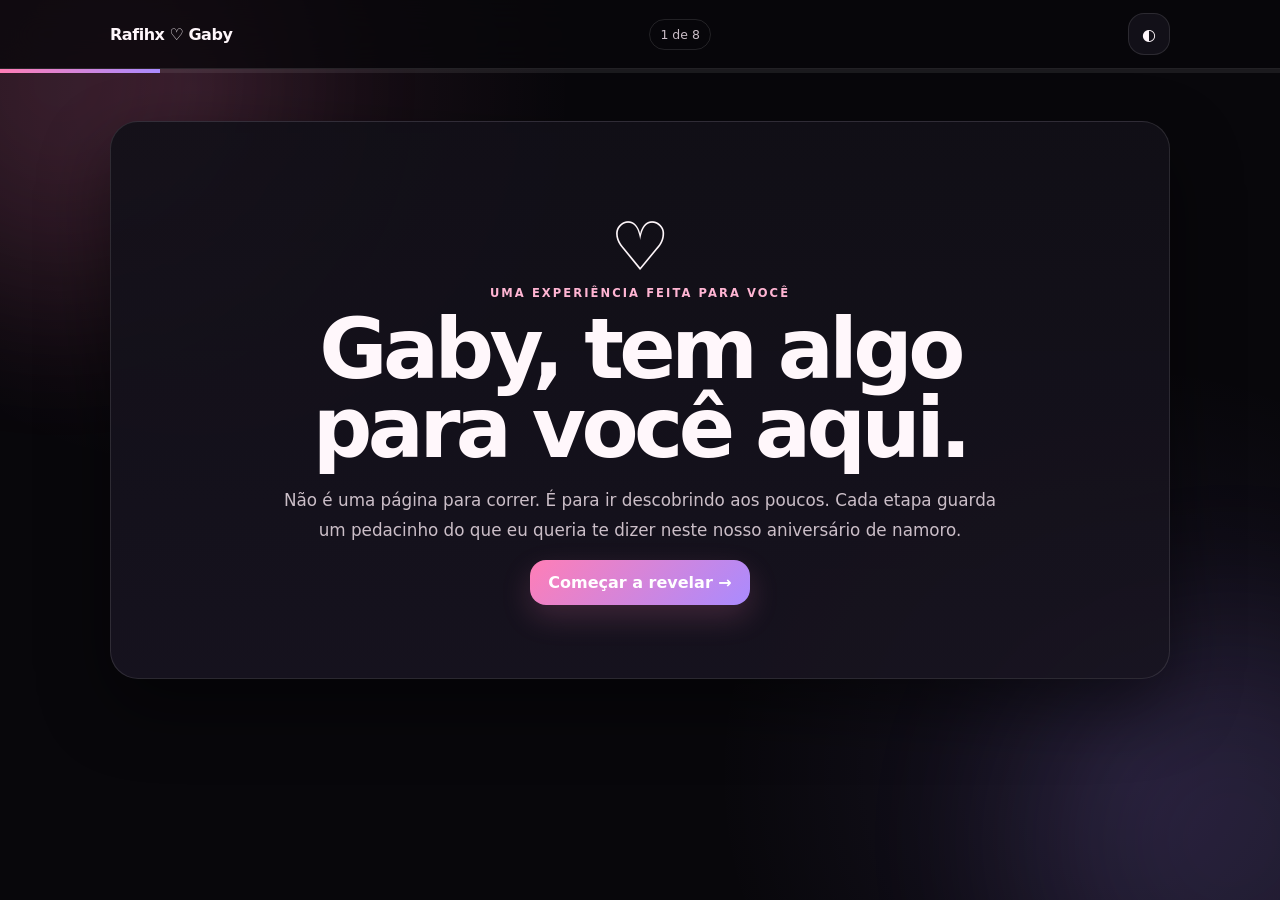
<file: index.html>
<!doctype html><html lang="pt-BR"><head><meta charset="utf-8"><meta name="viewport" content="width=device-width,initial-scale=1"><meta name="theme-color" content="#08070b"><title>Rafihx ♡ Gaby — Início</title><link rel="stylesheet" href="style.css"></head><body data-page="1"><div class="bg-orb o1"></div><div class="bg-orb o2"></div><div id="heartLayer"></div><header class="topbar"><div class="topin"><a class="brand" href="index.html">Rafihx ♡ Gaby</a><span class="step">1 de 8</span><button class="iconbtn" id="themeBtn" title="Mudar tema">◐</button></div></header><div class="progress" style="--p:12.5%"><i></i></div>
<main class="shell"><section class="heroCard card center reveal"><div><div class="bigheart">♡</div><div class="eyebrow">uma experiência feita para você</div><h1 class="title">Gaby, tem algo<br>para você aqui.</h1><p class="lead" style="margin-inline:auto">Não é uma página para correr. É para ir descobrindo aos poucos. Cada etapa guarda um pedacinho do que eu queria te dizer neste nosso aniversário de namoro.</p><div style="margin-top:28px"><a class="btn primary" data-next="2" href="tempo.html">Começar a revelar →</a></div></div></section></main>
<div class="toast" id="toast"></div><script src="app.js"></script></body></html>
</file>
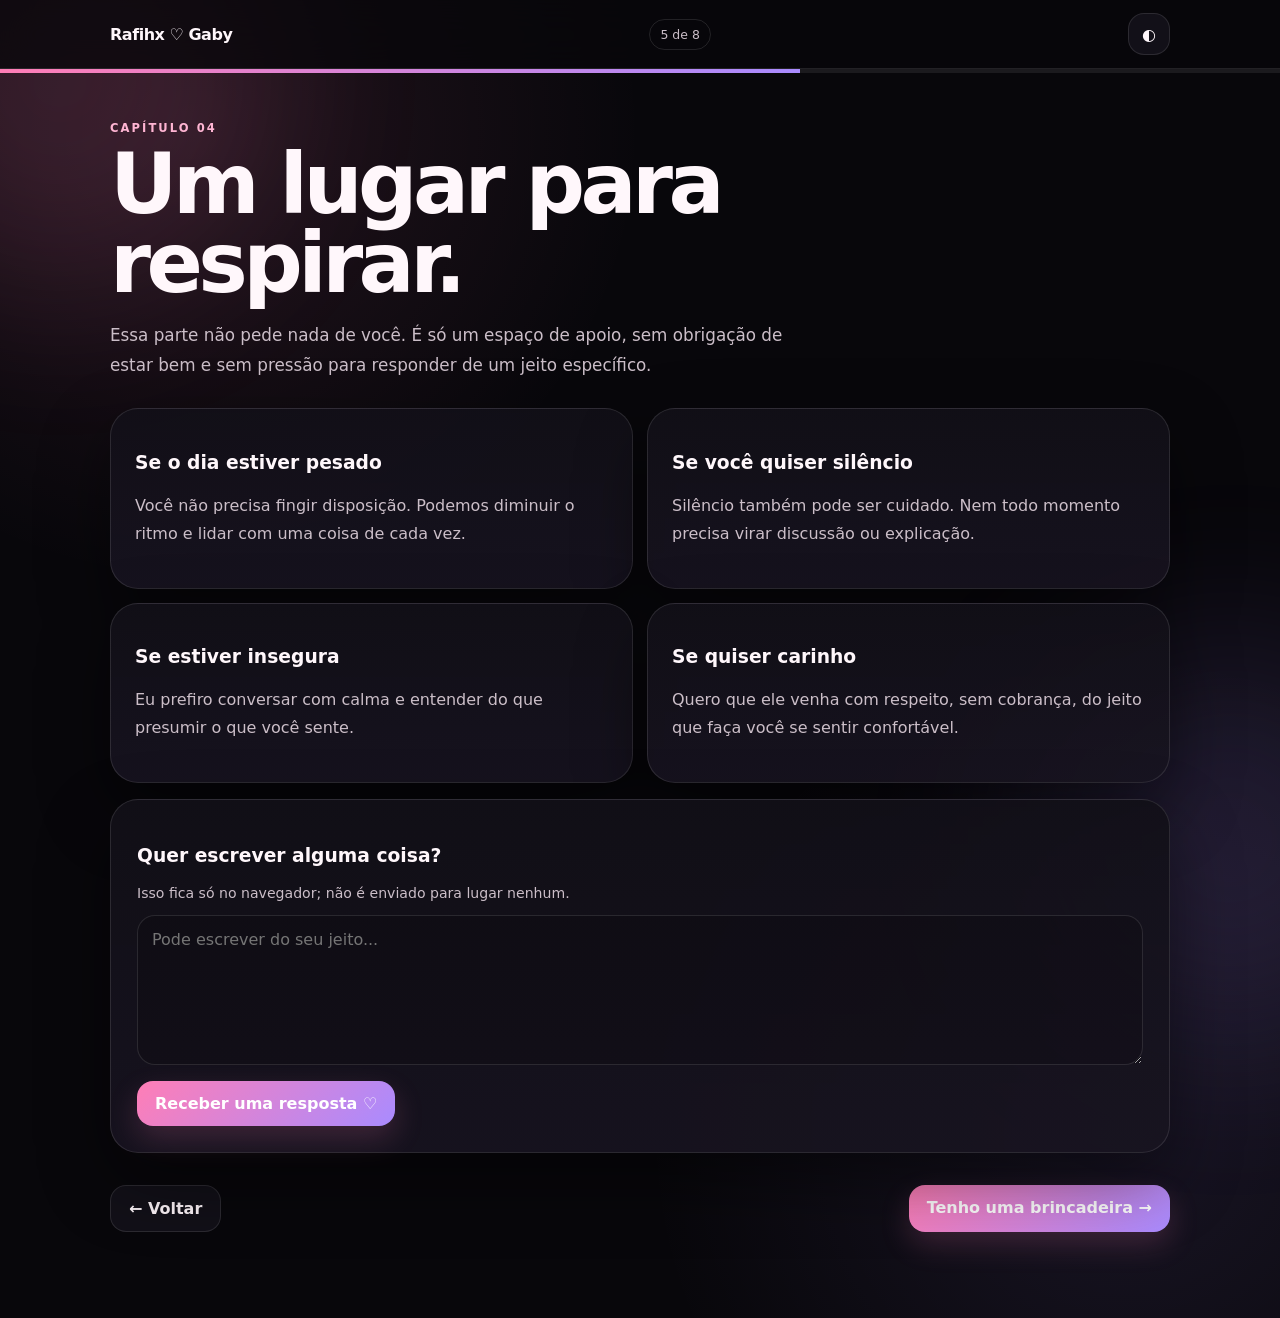
<file: apoio.html>
<!doctype html><html lang="pt-BR"><head><meta charset="utf-8"><meta name="viewport" content="width=device-width,initial-scale=1"><meta name="theme-color" content="#08070b"><title>Apoio — Rafihx ♡ Gaby</title><link rel="stylesheet" href="style.css"></head><body data-page="5"><div class="bg-orb o1"></div><div class="bg-orb o2"></div><div id="heartLayer"></div><header class="topbar"><div class="topin"><a class="brand" href="index.html">Rafihx ♡ Gaby</a><span class="step">5 de 8</span><button class="iconbtn" id="themeBtn" title="Mudar tema">◐</button></div></header><div class="progress" style="--p:62.5%"><i></i></div>
<main class="shell"><div class="pagehead reveal"><div class="eyebrow">capítulo 04</div><h1 class="title">Um lugar para respirar.</h1><p class="lead">Essa parte não pede nada de você. É só um espaço de apoio, sem obrigação de estar bem e sem pressão para responder de um jeito específico.</p></div><section class="supportgrid reveal"><div class="support card"><h3>Se o dia estiver pesado</h3><p>Você não precisa fingir disposição. Podemos diminuir o ritmo e lidar com uma coisa de cada vez.</p></div><div class="support card"><h3>Se você quiser silêncio</h3><p>Silêncio também pode ser cuidado. Nem todo momento precisa virar discussão ou explicação.</p></div><div class="support card"><h3>Se estiver insegura</h3><p>Eu prefiro conversar com calma e entender do que presumir o que você sente.</p></div><div class="support card"><h3>Se quiser carinho</h3><p>Quero que ele venha com respeito, sem cobrança, do jeito que faça você se sentir confortável.</p></div></section><section class="journal card reveal" style="margin-top:16px"><h3>Quer escrever alguma coisa?</h3><p class="hint">Isso fica só no navegador; não é enviado para lugar nenhum.</p><textarea id="journal" placeholder="Pode escrever do seu jeito..."></textarea><button class="btn primary" id="replyBtn" style="margin-top:12px">Receber uma resposta ♡</button><div class="reply" id="reply"></div></section><div class="navrow"><a class="btn" href="segredos.html">← Voltar</a><a class="btn primary" data-next="6" href="jogo.html">Tenho uma brincadeira →</a></div></main>
<div class="toast" id="toast"></div><script src="app.js"></script></body></html>
</file>
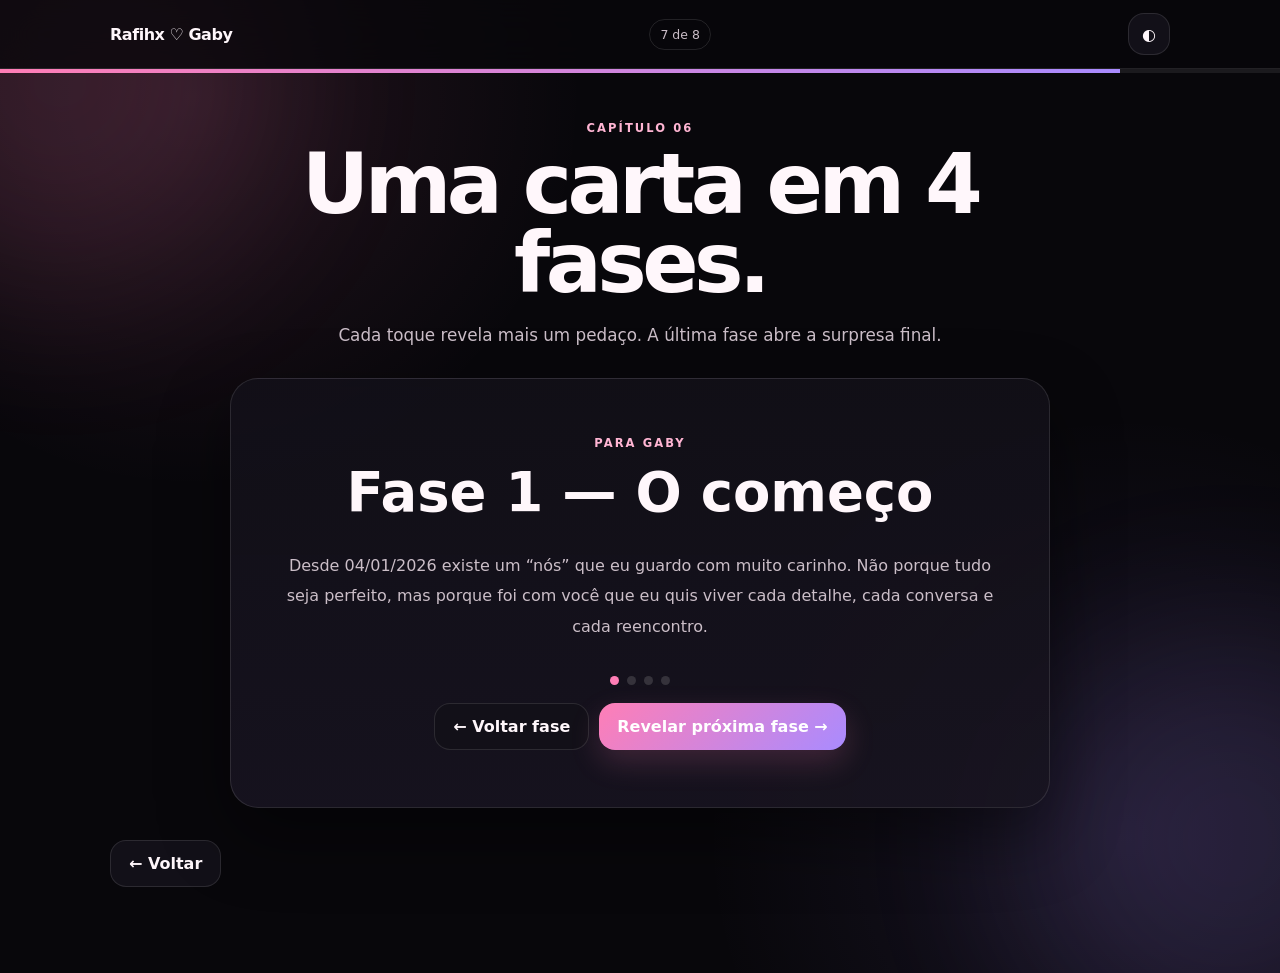
<file: carta.html>
<!doctype html><html lang="pt-BR"><head><meta charset="utf-8"><meta name="viewport" content="width=device-width,initial-scale=1"><meta name="theme-color" content="#08070b"><title>Carta — Rafihx ♡ Gaby</title><link rel="stylesheet" href="style.css"></head><body data-page="7"><div class="bg-orb o1"></div><div class="bg-orb o2"></div><div id="heartLayer"></div><header class="topbar"><div class="topin"><a class="brand" href="index.html">Rafihx ♡ Gaby</a><span class="step">7 de 8</span><button class="iconbtn" id="themeBtn" title="Mudar tema">◐</button></div></header><div class="progress" style="--p:87.5%"><i></i></div>
<main class="shell"><div class="pagehead center reveal" style="margin-inline:auto"><div class="eyebrow">capítulo 06</div><h1 class="title">Uma carta em 4 fases.</h1><p class="lead" style="margin-inline:auto">Cada toque revela mais um pedaço. A última fase abre a surpresa final.</p></div><div class="letterwrap reveal"><section class="letter card center"><div class="eyebrow">para Gaby</div><h2 id="letterTitle"></h2><p id="letterText"></p><div class="dots"><i></i><i></i><i></i><i></i></div><div style="display:flex;justify-content:center;gap:10px;flex-wrap:wrap"><button class="btn" id="prevPhase">← Voltar fase</button><button class="btn primary" id="nextPhase">Revelar próxima fase →</button></div></section></div><div class="navrow"><a class="btn" href="jogo.html">← Voltar</a></div></main>
<div class="toast" id="toast"></div><script src="app.js"></script></body></html>
</file>
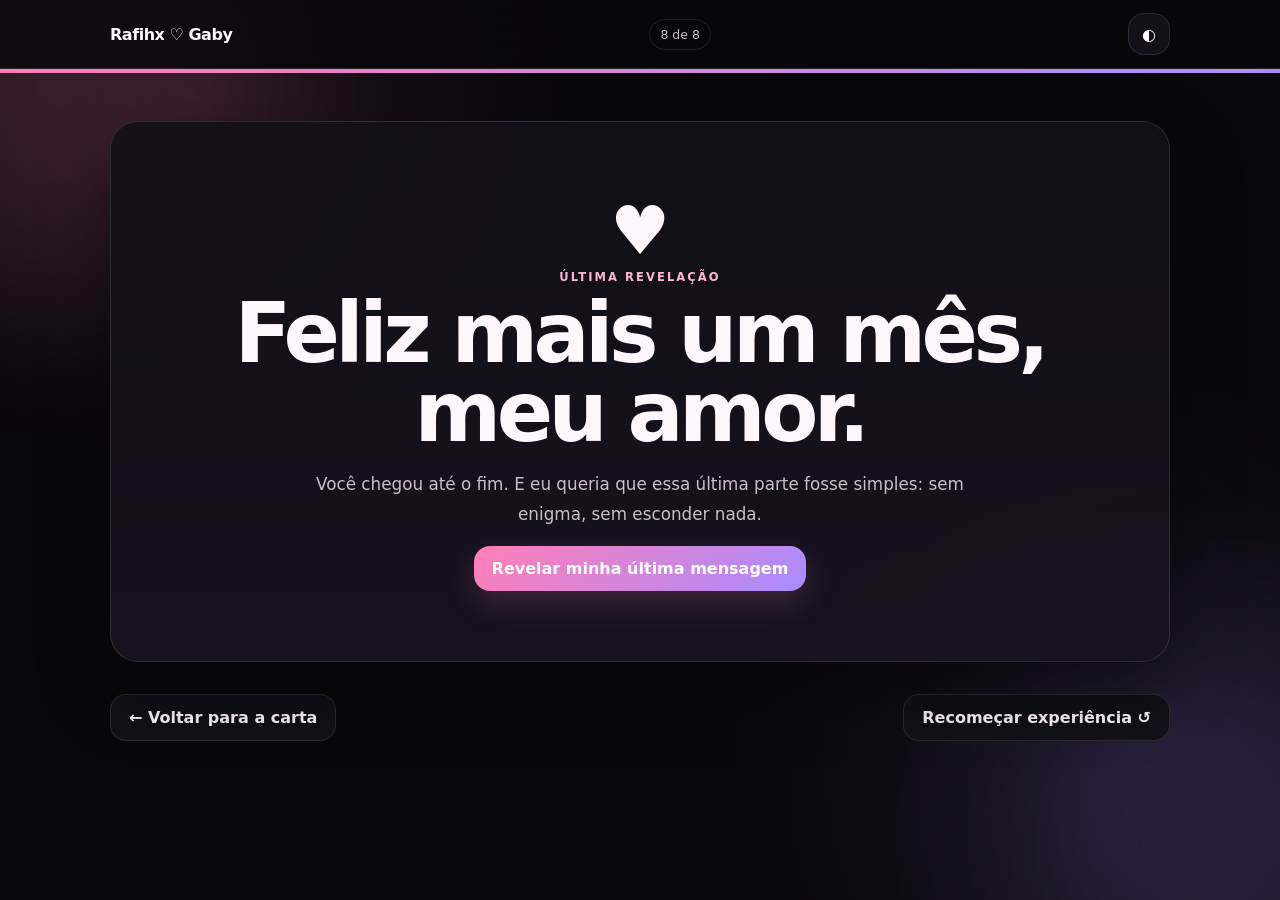
<file: final.html>
<!doctype html><html lang="pt-BR"><head><meta charset="utf-8"><meta name="viewport" content="width=device-width,initial-scale=1"><meta name="theme-color" content="#08070b"><title>Final — Rafihx ♡ Gaby</title><link rel="stylesheet" href="style.css"></head><body data-page="8"><div class="bg-orb o1"></div><div class="bg-orb o2"></div><div id="heartLayer"></div><header class="topbar"><div class="topin"><a class="brand" href="index.html">Rafihx ♡ Gaby</a><span class="step">8 de 8</span><button class="iconbtn" id="themeBtn" title="Mudar tema">◐</button></div></header><div class="progress" style="--p:100%"><i></i></div>
<main class="shell"><section class="finalbox card center reveal"><div class="bigheart">♥</div><div class="eyebrow">última revelação</div><h1 class="title">Feliz mais um mês,<br>meu amor.</h1><p class="lead" style="margin-inline:auto">Você chegou até o fim. E eu queria que essa última parte fosse simples: sem enigma, sem esconder nada.</p><button class="btn primary" id="finalReveal">Revelar minha última mensagem</button><div class="reply" id="finalMessage" style="max-width:760px;margin:22px auto 0"><h2>Eu quero continuar escolhendo nós.</h2><p>Não só nos dias fáceis. Quero aprender com o que machuca, melhorar o que precisa melhorar e construir uma relação em que você se sinta amada, respeitada e segura para ser você. Obrigado por mais um mês ao meu lado, Gaby. Eu te amo. ♡</p><button class="btn primary" id="burstBtn">Encher a tela de corações ♡</button></div></section><div class="navrow"><a class="btn" href="carta.html">← Voltar para a carta</a><a class="btn" href="index.html">Recomeçar experiência ↺</a></div></main>
<div class="toast" id="toast"></div><script src="app.js"></script></body></html>
</file>
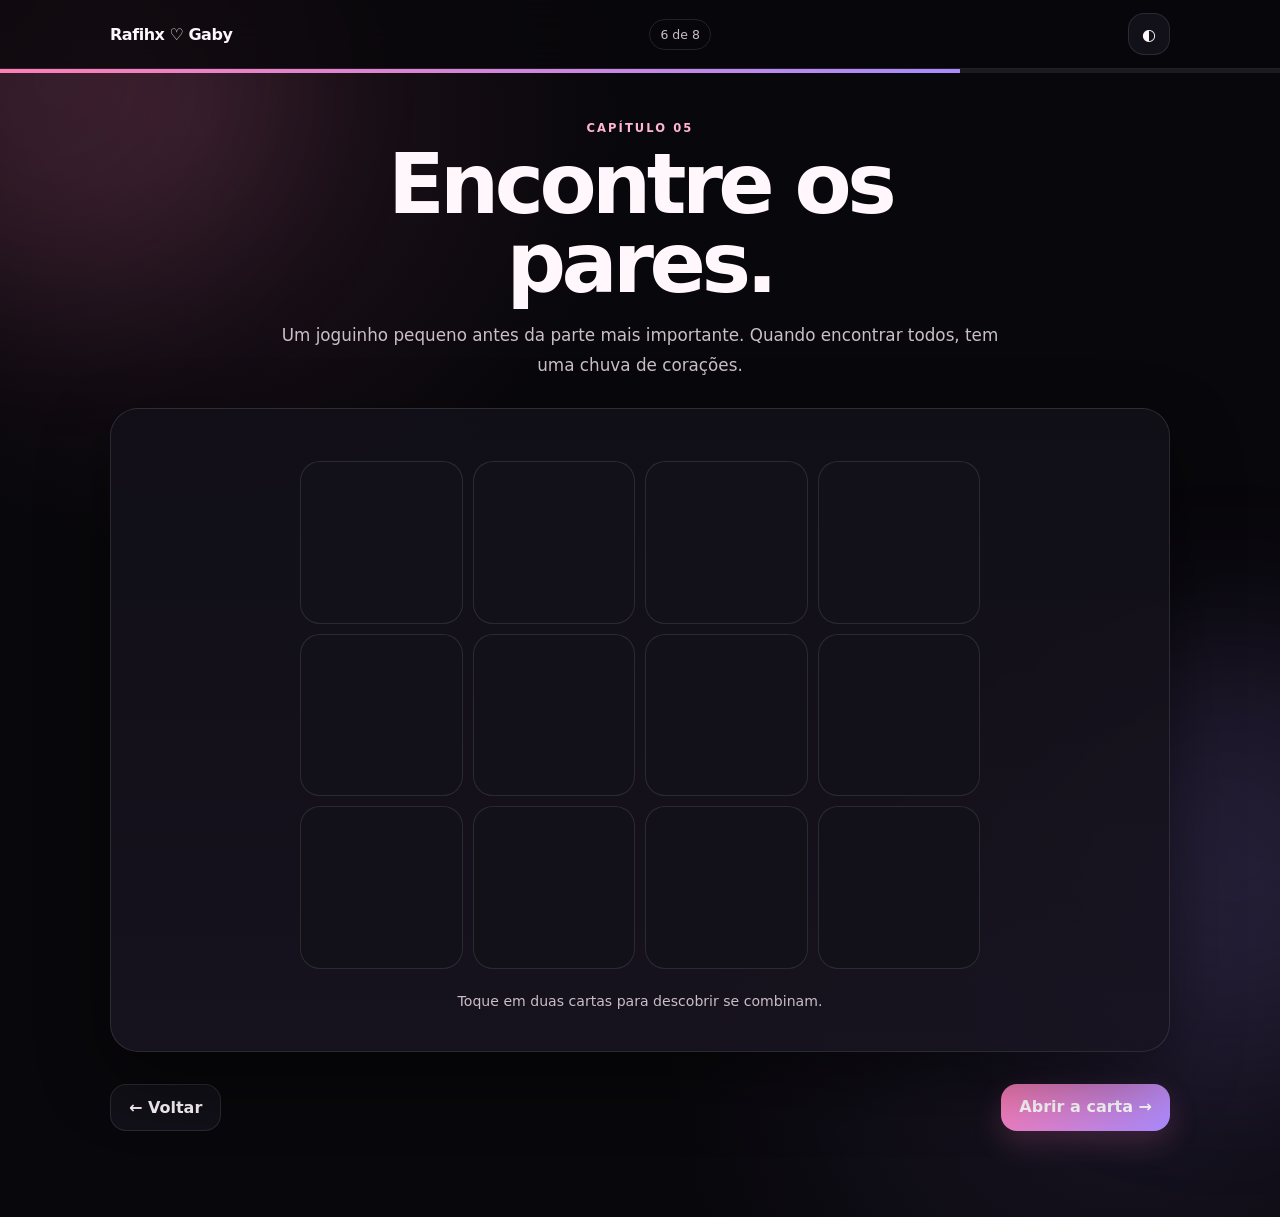
<file: jogo.html>
<!doctype html><html lang="pt-BR"><head><meta charset="utf-8"><meta name="viewport" content="width=device-width,initial-scale=1"><meta name="theme-color" content="#08070b"><title>Jogo — Rafihx ♡ Gaby</title><link rel="stylesheet" href="style.css"></head><body data-page="6"><div class="bg-orb o1"></div><div class="bg-orb o2"></div><div id="heartLayer"></div><header class="topbar"><div class="topin"><a class="brand" href="index.html">Rafihx ♡ Gaby</a><span class="step">6 de 8</span><button class="iconbtn" id="themeBtn" title="Mudar tema">◐</button></div></header><div class="progress" style="--p:75%"><i></i></div>
<main class="shell"><div class="pagehead center reveal" style="margin-inline:auto"><div class="eyebrow">capítulo 05</div><h1 class="title">Encontre os pares.</h1><p class="lead" style="margin-inline:auto">Um joguinho pequeno antes da parte mais importante. Quando encontrar todos, tem uma chuva de corações.</p></div><section class="card center reveal" style="padding:28px"><div id="game" class="gamegrid"></div><p class="hint">Toque em duas cartas para descobrir se combinam.</p></section><div class="navrow"><a class="btn" href="apoio.html">← Voltar</a><a class="btn primary" data-next="7" href="carta.html">Abrir a carta →</a></div></main>
<div class="toast" id="toast"></div><script src="app.js"></script></body></html>
</file>
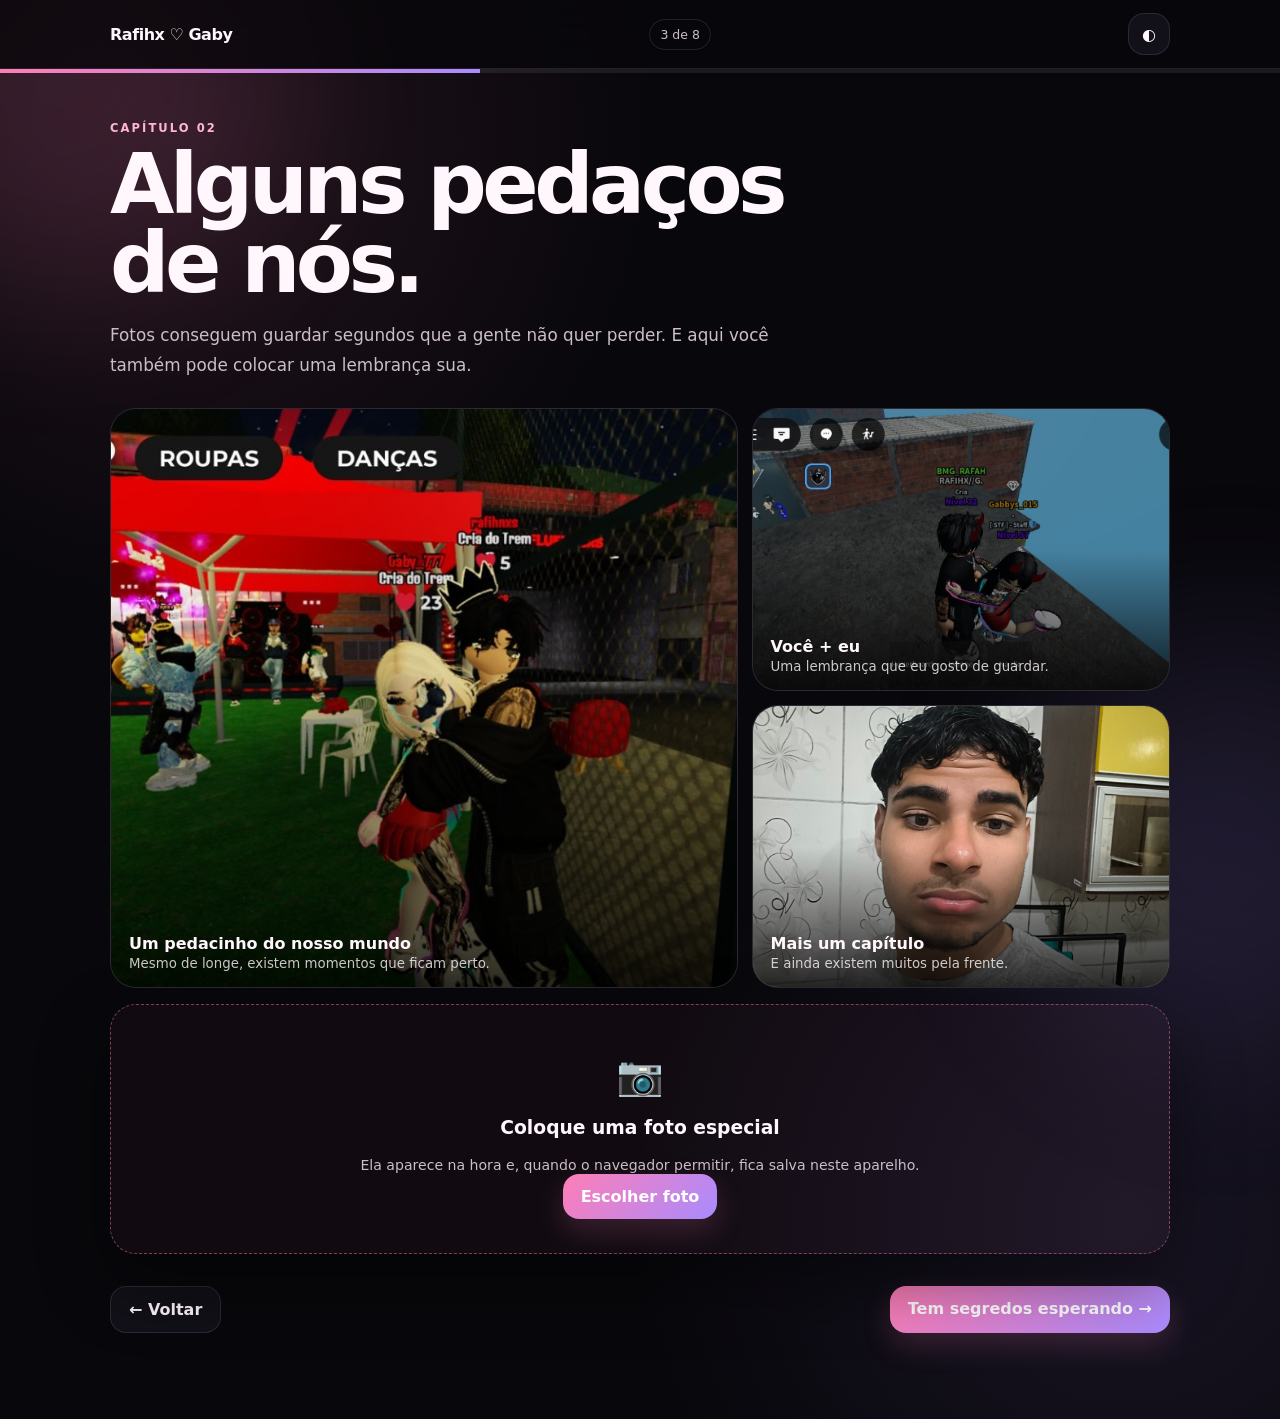
<file: memorias.html>
<!doctype html><html lang="pt-BR"><head><meta charset="utf-8"><meta name="viewport" content="width=device-width,initial-scale=1"><meta name="theme-color" content="#08070b"><title>Memórias — Rafihx ♡ Gaby</title><link rel="stylesheet" href="style.css"></head><body data-page="3"><div class="bg-orb o1"></div><div class="bg-orb o2"></div><div id="heartLayer"></div><header class="topbar"><div class="topin"><a class="brand" href="index.html">Rafihx ♡ Gaby</a><span class="step">3 de 8</span><button class="iconbtn" id="themeBtn" title="Mudar tema">◐</button></div></header><div class="progress" style="--p:37.5%"><i></i></div>
<main class="shell"><div class="pagehead reveal"><div class="eyebrow">capítulo 02</div><h1 class="title">Alguns pedaços de nós.</h1><p class="lead">Fotos conseguem guardar segundos que a gente não quer perder. E aqui você também pode colocar uma lembrança sua.</p></div><section class="gallery reveal"><div class="photo big"><img src="assets/momento-2.jpg" alt="Momento nosso"><div class="caption"><b>Um pedacinho do nosso mundo</b><small>Mesmo de longe, existem momentos que ficam perto.</small></div></div><div class="stack"><div class="photo"><img src="assets/momento-1.jpg" alt="Momento nosso"><div class="caption"><b>Você + eu</b><small>Uma lembrança que eu gosto de guardar.</small></div></div><div class="photo"><img src="assets/momento-3.jpg" alt="Momento nosso"><div class="caption"><b>Mais um capítulo</b><small>E ainda existem muitos pela frente.</small></div></div></div></section><section class="uploadzone card reveal" style="margin-top:16px"><div id="customPlaceholder"><div style="font-size:2.4rem">📷</div><h3>Coloque uma foto especial</h3><p class="hint">Ela aparece na hora e, quando o navegador permitir, fica salva neste aparelho.</p><label class="btn primary">Escolher foto<input id="photoInput" type="file" accept="image/*" hidden></label></div><img id="customPreview" alt="Foto escolhida"></section><div class="navrow"><a class="btn" href="tempo.html">← Voltar</a><a class="btn primary" data-next="4" href="segredos.html">Tem segredos esperando →</a></div></main>
<div class="toast" id="toast"></div><script src="app.js"></script></body></html>
</file>
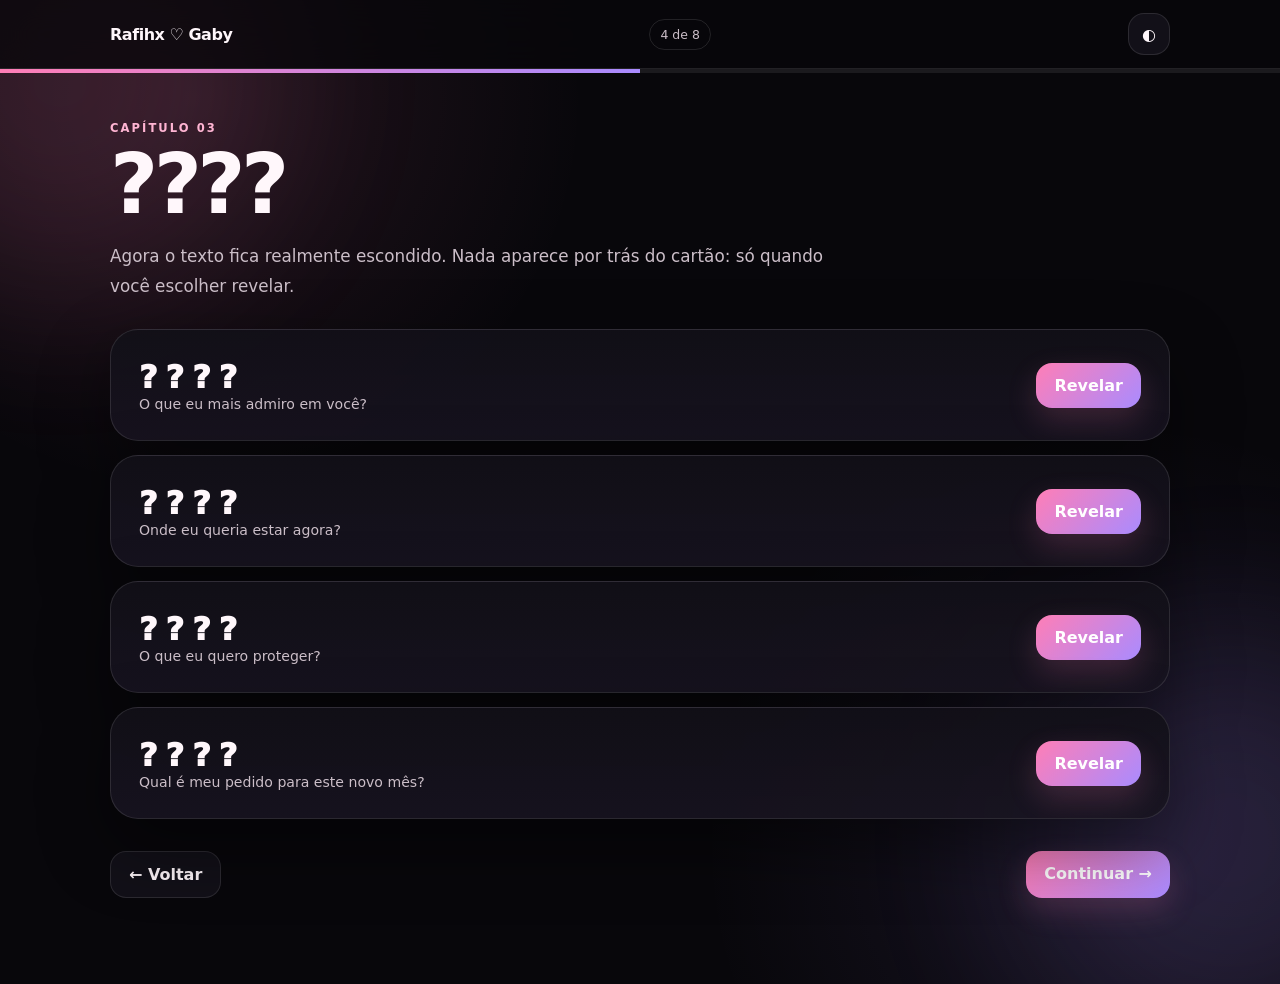
<file: segredos.html>
<!doctype html><html lang="pt-BR"><head><meta charset="utf-8"><meta name="viewport" content="width=device-width,initial-scale=1"><meta name="theme-color" content="#08070b"><title>Segredos — Rafihx ♡ Gaby</title><link rel="stylesheet" href="style.css"></head><body data-page="4"><div class="bg-orb o1"></div><div class="bg-orb o2"></div><div id="heartLayer"></div><header class="topbar"><div class="topin"><a class="brand" href="index.html">Rafihx ♡ Gaby</a><span class="step">4 de 8</span><button class="iconbtn" id="themeBtn" title="Mudar tema">◐</button></div></header><div class="progress" style="--p:50%"><i></i></div>
<main class="shell"><div class="pagehead reveal"><div class="eyebrow">capítulo 03</div><h1 class="title">????</h1><p class="lead">Agora o texto fica realmente escondido. Nada aparece por trás do cartão: só quando você escolher revelar.</p></div><section class="secretList reveal">
<div class="secret card"><div class="secret-cover"><div><div class="qq">????</div><div class="hint">O que eu mais admiro em você?</div></div><button class="btn primary revealSecret">Revelar</button></div><div class="secret-body"><h3>Sua força, até quando você não percebe.</h3><p>Tem dias em que você pode se sentir sem energia, mas ainda assim existe muita força na forma como você continua. Eu admiro isso em você.</p></div></div>
<div class="secret card"><div class="secret-cover"><div><div class="qq">????</div><div class="hint">Onde eu queria estar agora?</div></div><button class="btn primary revealSecret">Revelar</button></div><div class="secret-body"><h3>Perto de você.</h3><p>Não precisa ser um lugar perfeito. Eu só queria transformar distância em abraço e ter um momento tranquilo com você.</p></div></div>
<div class="secret card"><div class="secret-cover"><div><div class="qq">????</div><div class="hint">O que eu quero proteger?</div></div><button class="btn primary revealSecret">Revelar</button></div><div class="secret-body"><h3>A confiança entre nós.</h3><p>Eu quero cuidar dela com atitudes, respeito e paciência. Não quero que você precise acreditar apenas em promessas.</p></div></div>
<div class="secret card"><div class="secret-cover"><div><div class="qq">????</div><div class="hint">Qual é meu pedido para este novo mês?</div></div><button class="btn primary revealSecret">Revelar</button></div><div class="secret-body"><h3>Que a gente seja mais leve um com o outro.</h3><p>Menos disputa, menos medo, mais conversa. Que a gente consiga lembrar que estamos do mesmo lado.</p></div></div>
</section><div class="navrow"><a class="btn" href="memorias.html">← Voltar</a><a class="btn primary" data-next="5" href="apoio.html">Continuar →</a></div></main>
<div class="toast" id="toast"></div><script src="app.js"></script></body></html>
</file>
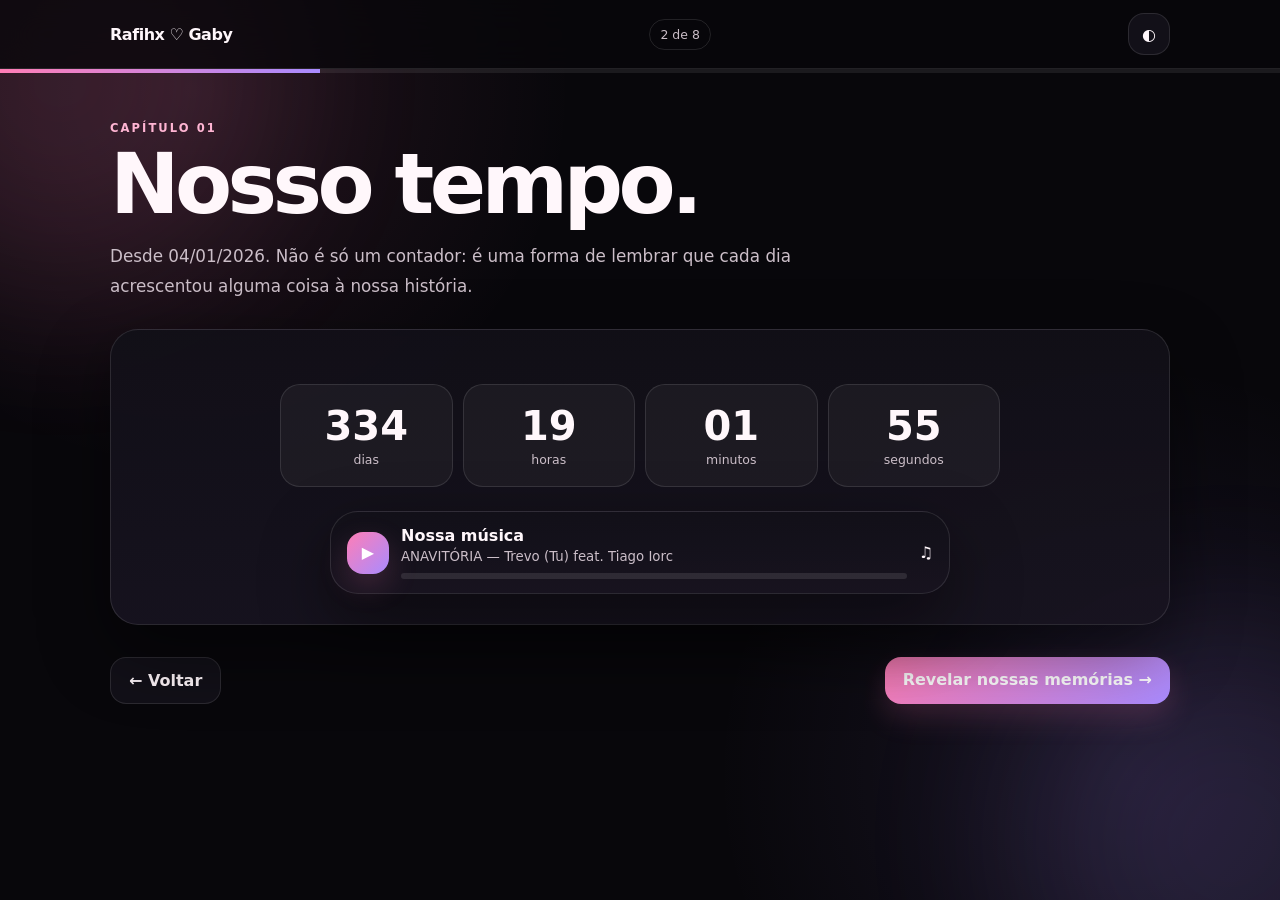
<file: tempo.html>
<!doctype html><html lang="pt-BR"><head><meta charset="utf-8"><meta name="viewport" content="width=device-width,initial-scale=1"><meta name="theme-color" content="#08070b"><title>Nosso tempo — Rafihx ♡ Gaby</title><link rel="stylesheet" href="style.css"></head><body data-page="2"><div class="bg-orb o1"></div><div class="bg-orb o2"></div><div id="heartLayer"></div><header class="topbar"><div class="topin"><a class="brand" href="index.html">Rafihx ♡ Gaby</a><span class="step">2 de 8</span><button class="iconbtn" id="themeBtn" title="Mudar tema">◐</button></div></header><div class="progress" style="--p:25%"><i></i></div>
<main class="shell"><div class="pagehead reveal"><div class="eyebrow">capítulo 01</div><h1 class="title">Nosso tempo.</h1><p class="lead">Desde 04/01/2026. Não é só um contador: é uma forma de lembrar que cada dia acrescentou alguma coisa à nossa história.</p></div><section class="card center reveal" style="padding:30px"><div class="counter"><div><b id="days">0</b><span>dias</span></div><div><b id="hours">00</b><span>horas</span></div><div><b id="mins">00</b><span>minutos</span></div><div><b id="secs">00</b><span>segundos</span></div></div><div class="music card"><button class="iconbtn primary" id="playSong">▶</button><div class="grow"><b>Nossa música</b><small>ANAVITÓRIA — Trevo (Tu) feat. Tiago Iorc</small><div class="bar"><i id="songFill"></i></div></div><span>♫</span></div><audio id="song" src="assets/trevo-tu.mp3" preload="metadata" loop></audio></section><div class="navrow"><a class="btn" href="index.html">← Voltar</a><a class="btn primary" data-next="3" href="memorias.html">Revelar nossas memórias →</a></div></main>
<div class="toast" id="toast"></div><script src="app.js"></script></body></html>
</file>
<file: style.css>
:root{--bg:#08070b;--panel:#121018;--panel2:#181420;--text:#fff7fb;--muted:#cbbec8;--pink:#ff7eb6;--pink2:#ffb5d3;--purple:#a98bff;--line:rgba(255,255,255,.11);--shadow:0 28px 70px rgba(0,0,0,.45);--radius:28px}*{box-sizing:border-box}html{scroll-behavior:smooth}body{margin:0;font-family:Inter,ui-sans-serif,system-ui,-apple-system,BlinkMacSystemFont,"Segoe UI",sans-serif;color:var(--text);background:radial-gradient(circle at 15% 10%,rgba(255,126,182,.11),transparent 28%),radial-gradient(circle at 88% 86%,rgba(169,139,255,.10),transparent 30%),var(--bg);min-height:100vh;overflow-x:hidden}body.light{--bg:#fff7fb;--panel:#fff;--panel2:#fff0f7;--text:#2c1f29;--muted:#765f70;--line:rgba(60,20,50,.12);--shadow:0 24px 60px rgba(110,55,85,.12)}a{color:inherit;text-decoration:none}button,input,textarea{font:inherit}.bg-orb{position:fixed;width:420px;height:420px;border-radius:50%;filter:blur(90px);opacity:.13;pointer-events:none;z-index:-1}.o1{background:var(--pink);top:-130px;left:-150px}.o2{background:var(--purple);right:-160px;bottom:-150px}.topbar{position:sticky;top:0;z-index:20;backdrop-filter:blur(18px);background:color-mix(in srgb,var(--bg) 78%,transparent);border-bottom:1px solid var(--line)}.topin{width:min(1060px,calc(100% - 26px));margin:auto;display:flex;align-items:center;justify-content:space-between;gap:12px;padding:13px 0}.brand{font-weight:900;letter-spacing:-.03em}.step{font-size:.78rem;color:var(--muted);padding:7px 10px;border:1px solid var(--line);border-radius:999px}.iconbtn,.btn{border:1px solid var(--line);background:var(--panel);color:var(--text);border-radius:16px;cursor:pointer;transition:.2s}.iconbtn{width:42px;height:42px}.btn{padding:13px 18px;font-weight:800}.btn:hover,.iconbtn:hover{transform:translateY(-1px);border-color:rgba(255,126,182,.45)}.primary{background:linear-gradient(135deg,var(--pink),var(--purple));border:0;color:white;box-shadow:0 12px 30px rgba(255,126,182,.18)}.shell{width:min(1060px,calc(100% - 26px));margin:auto;padding:52px 0 86px}.pagehead{max-width:760px;margin-bottom:28px}.eyebrow{text-transform:uppercase;letter-spacing:.18em;font-size:.72rem;color:var(--pink2);font-weight:900}.title{font-size:clamp(2.4rem,7vw,5.2rem);line-height:.95;letter-spacing:-.055em;margin:10px 0 16px}.lead{font-size:1.05rem;line-height:1.8;color:var(--muted);max-width:720px}.card{background:linear-gradient(180deg,color-mix(in srgb,var(--panel) 92%,transparent),color-mix(in srgb,var(--panel2) 90%,transparent));border:1px solid var(--line);border-radius:var(--radius);box-shadow:var(--shadow)}.center{text-align:center}.reveal{opacity:0;transform:translateY(18px);animation:reveal .7s ease forwards}@keyframes reveal{to{opacity:1;transform:none}}.navrow{display:flex;justify-content:space-between;gap:12px;margin-top:32px;flex-wrap:wrap}.progress{height:4px;background:rgba(255,255,255,.08);position:fixed;top:69px;left:0;right:0;z-index:22}.progress i{display:block;height:100%;background:linear-gradient(90deg,var(--pink),var(--purple));width:var(--p,12.5%)}
.heroCard{padding:clamp(28px,6vw,64px);min-height:62vh;display:grid;place-items:center}.bigheart{font-size:4.2rem;animation:pulse 1.8s infinite}@keyframes pulse{50%{transform:scale(1.13)}}.counter{display:grid;grid-template-columns:repeat(4,1fr);gap:10px;margin:24px auto;max-width:720px}.counter div{padding:18px 10px;background:rgba(255,255,255,.045);border:1px solid var(--line);border-radius:20px}.counter b{display:block;font-size:clamp(1.5rem,4vw,2.5rem)}.counter span{font-size:.78rem;color:var(--muted)}.music{display:flex;align-items:center;gap:12px;max-width:620px;margin:22px auto 0;padding:14px 16px}.music .grow{flex:1;text-align:left}.music small{display:block;color:var(--muted);margin-top:4px}.bar{height:6px;border-radius:999px;background:rgba(255,255,255,.1);overflow:hidden;margin-top:9px}.bar i{display:block;height:100%;width:0;background:linear-gradient(90deg,var(--pink),var(--purple))}
.gallery{display:grid;grid-template-columns:1.2fr .8fr;gap:14px}.photo{position:relative;min-height:280px;border-radius:26px;overflow:hidden;border:1px solid var(--line);background:var(--panel)}.photo.big{min-height:580px}.photo img{position:absolute;inset:0;width:100%;height:100%;object-fit:cover}.photo:after{content:"";position:absolute;inset:50% 0 0;background:linear-gradient(transparent,rgba(0,0,0,.78));pointer-events:none}.caption{position:absolute;z-index:2;left:18px;right:18px;bottom:16px}.caption small{display:block;opacity:.8;margin-top:3px}.stack{display:grid;gap:14px}.uploadzone{display:grid;place-items:center;text-align:center;padding:28px;min-height:250px;border:1px dashed rgba(255,126,182,.45);border-radius:26px;background:rgba(255,126,182,.04)}.uploadzone img{max-width:100%;max-height:360px;border-radius:20px;display:none}.hint{color:var(--muted);font-size:.88rem}.toast{position:fixed;left:50%;bottom:24px;transform:translate(-50%,20px);padding:12px 16px;border-radius:16px;background:#1d1820;color:#fff;z-index:80;opacity:0;pointer-events:none;transition:.25s}.toast.show{opacity:1;transform:translate(-50%,0)}
.secretList{display:grid;gap:14px}.secret{padding:0;overflow:hidden}.secret-cover{padding:28px;display:flex;align-items:center;justify-content:space-between;gap:16px;cursor:pointer}.qq{font-size:2rem;font-weight:950;letter-spacing:.25em}.secret-body{display:none;padding:0 28px 28px}.secret.open .secret-cover{border-bottom:1px solid var(--line)}.secret.open .secret-body{display:block;animation:reveal .45s ease forwards}.secret-body p{color:var(--muted);line-height:1.8}.secret input{width:100%;padding:13px 14px;border:1px solid var(--line);border-radius:15px;background:rgba(0,0,0,.15);color:var(--text);outline:none}.supportgrid{display:grid;grid-template-columns:repeat(2,1fr);gap:14px}.support{padding:24px}.support p{color:var(--muted);line-height:1.75}.journal{padding:26px}.journal textarea{width:100%;min-height:150px;resize:vertical;border:1px solid var(--line);border-radius:18px;padding:14px;background:rgba(0,0,0,.14);color:var(--text);outline:none}.reply{display:none;margin-top:16px;padding:18px;border-radius:18px;background:rgba(255,126,182,.08);line-height:1.7}.reply.show{display:block;animation:reveal .45s ease forwards}
.gamegrid{display:grid;grid-template-columns:repeat(4,1fr);gap:10px;max-width:680px;margin:24px auto}.tile{aspect-ratio:1;border:1px solid var(--line);border-radius:20px;background:var(--panel);display:grid;place-items:center;font-size:2rem;cursor:pointer;user-select:none}.tile span{opacity:0;transform:scale(.5);transition:.2s}.tile.open span,.tile.done span{opacity:1;transform:scale(1)}.tile.done{outline:2px solid rgba(255,126,182,.35)}.letterwrap{max-width:820px;margin:auto}.letter{padding:clamp(25px,5vw,46px);min-height:430px;display:flex;flex-direction:column;justify-content:center}.letter h2{font-size:clamp(2rem,5vw,3.4rem);margin:.2em 0}.letter p{color:var(--muted);line-height:1.9}.dots{display:flex;gap:8px;justify-content:center;margin:18px 0}.dots i{width:9px;height:9px;border-radius:50%;background:rgba(255,255,255,.14)}.dots i.on{background:var(--pink)}
#heartLayer{position:fixed;inset:0;pointer-events:none;z-index:999;overflow:hidden}.heartBurst{position:absolute;bottom:-40px;animation:heartUp var(--d) linear forwards;font-size:var(--s);opacity:0}@keyframes heartUp{0%{transform:translateY(0) rotate(0);opacity:0}10%{opacity:.95}100%{transform:translateY(-115vh) rotate(540deg);opacity:0}}.finalbox{padding:clamp(30px,7vw,70px)}.lockedNote{color:var(--muted);font-size:.9rem;margin-top:12px}
@media(max-width:760px){.shell{padding-top:38px}.gallery{grid-template-columns:1fr}.photo.big{min-height:420px}.supportgrid{grid-template-columns:1fr}.counter{grid-template-columns:repeat(2,1fr)}.gamegrid{grid-template-columns:repeat(3,1fr)}.music{align-items:flex-start}.title{font-size:clamp(2.3rem,12vw,4.5rem)}}
@media(max-width:430px){.gamegrid{grid-template-columns:repeat(2,1fr)}.topin{gap:8px}.brand{font-size:.95rem}.step{font-size:.68rem}.secret-cover{padding:22px}.qq{font-size:1.55rem}}
</file>
